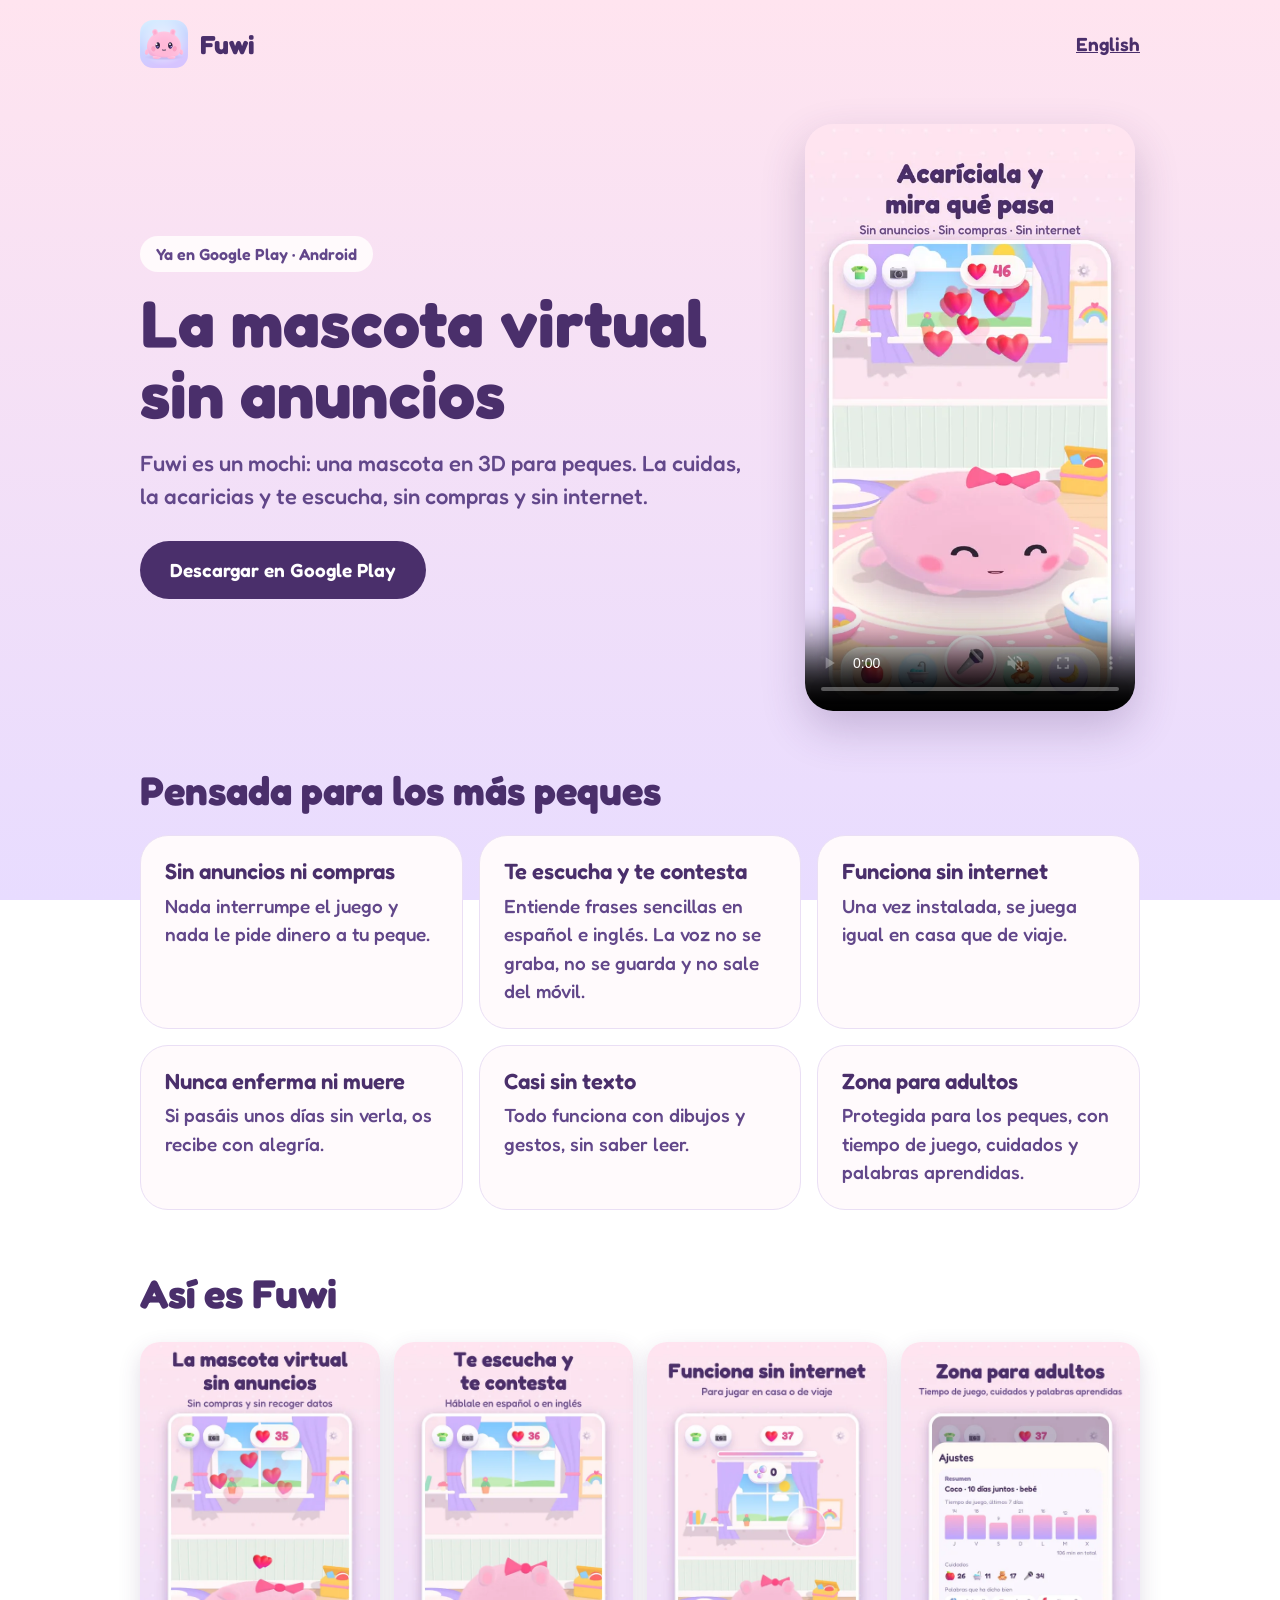
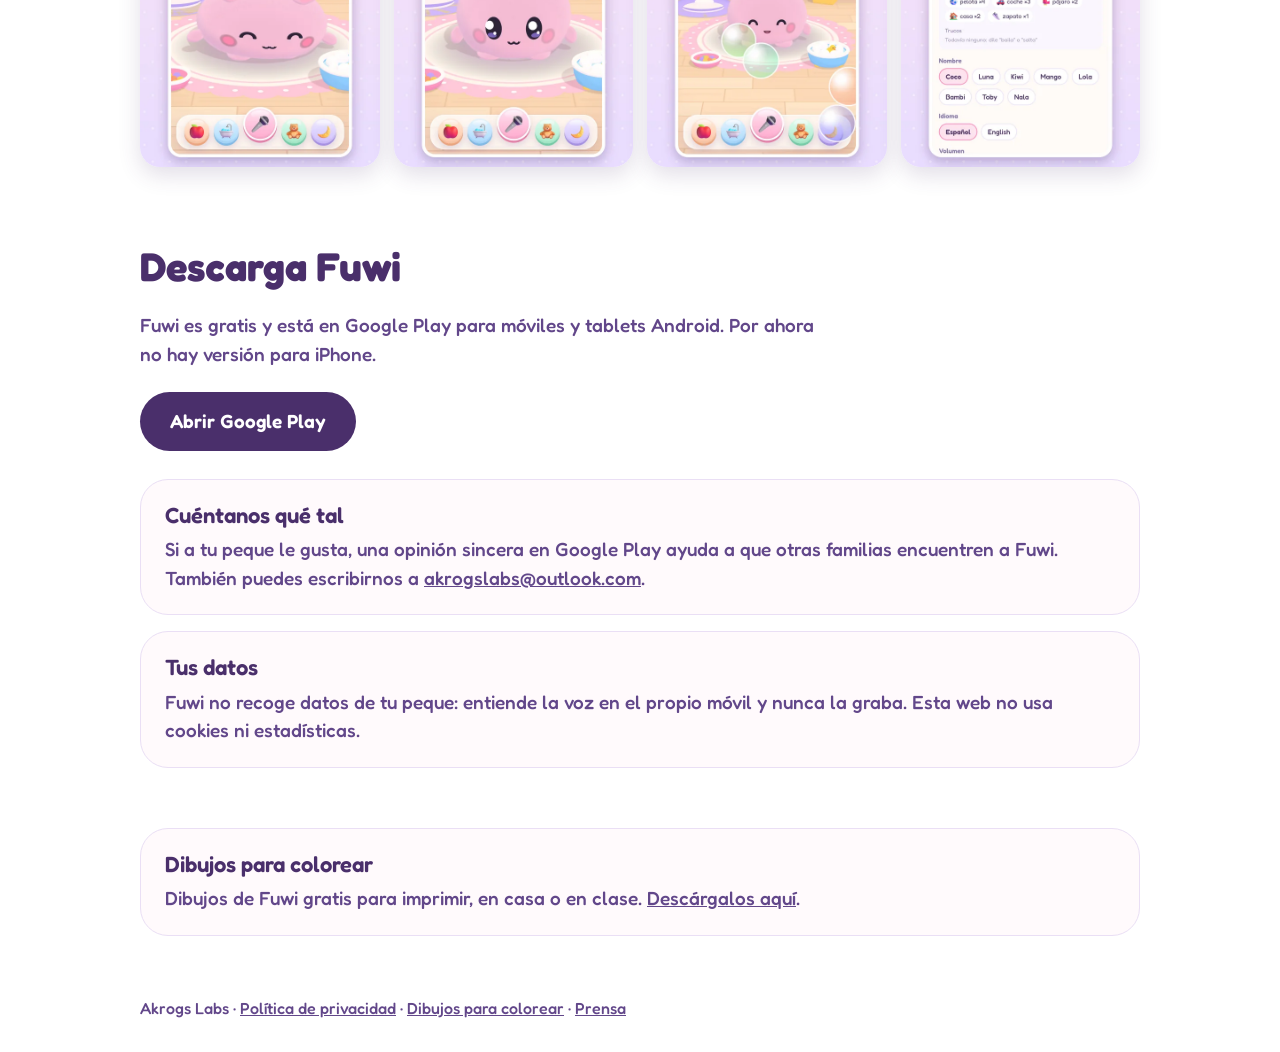
<file: index.html>
<!doctype html>
<html lang="es">
<head>
  <meta charset="utf-8">
  <meta name="viewport" content="width=device-width, initial-scale=1">
  <title>Fuwi: la mascota virtual sin anuncios</title>
  <meta name="description" content="Fuwi es un mochi, una mascota virtual en 3D para peques: la cuidas, la acaricias y te escucha. Sin anuncios, sin compras y sin internet. Gratis en Google Play para Android.">
  <meta name="theme-color" content="#ffe4ef">
  <link rel="icon" type="image/png" href="img/favicon.png">
  <link rel="alternate" hreflang="en" href="https://fuwiapp.com/en/">
  <link rel="alternate" hreflang="es" href="https://fuwiapp.com/">
  <meta property="og:type" content="website">
  <meta property="og:title" content="Fuwi: la mascota virtual sin anuncios">
  <meta property="og:description" content="La cuidas, la acaricias y te escucha. Gratis en Google Play para Android.">
  <meta property="og:url" content="https://fuwiapp.com/">
  <link rel="canonical" href="https://fuwiapp.com/">
  <meta property="og:image" content="https://fuwiapp.com/img/compartir-es.png">
  <link rel="stylesheet" href="style.css">
</head>
<body>
  <header class="wrap top">
    <a class="brand" href="./"><img src="img/icono.png" alt="" width="48" height="48">Fuwi</a>
    <a class="lang" href="en/" lang="en" hreflang="en">English</a>
  </header>

  <main>
    <div class="wrap hero">
      <div>
        <p class="tag">Ya en Google Play · Android</p>
        <h1>La mascota virtual sin anuncios</h1>
        <p class="lead">Fuwi es un mochi: una mascota en 3D para peques. La cuidas, la acaricias y te escucha, sin compras y sin internet.</p>
        <a class="button" href="https://play.google.com/store/apps/details?id=com.akrogslabs.mochi&amp;referrer=utm_source%3Dweb">Descargar en Google Play</a>
      </div>
      <video class="clip" src="video/mochi-es.mp4" poster="img/poster.webp" width="330" height="587" autoplay muted loop playsinline controls aria-label="Vídeo de Fuwi: al acariciarla cierra los ojos y salen corazones"></video>
    </div>

    <section class="wrap">
      <h2>Pensada para los más peques</h2>
      <ul class="cards">
        <li>
          <h3>Sin anuncios ni compras</h3>
          <p>Nada interrumpe el juego y nada le pide dinero a tu peque.</p>
        </li>
        <li>
          <h3>Te escucha y te contesta</h3>
          <p>Entiende frases sencillas en español e inglés. La voz no se graba, no se guarda y no sale del móvil.</p>
        </li>
        <li>
          <h3>Funciona sin internet</h3>
          <p>Una vez instalada, se juega igual en casa que de viaje.</p>
        </li>
        <li>
          <h3>Nunca enferma ni muere</h3>
          <p>Si pasáis unos días sin verla, os recibe con alegría.</p>
        </li>
        <li>
          <h3>Casi sin texto</h3>
          <p>Todo funciona con dibujos y gestos, sin saber leer.</p>
        </li>
        <li>
          <h3>Zona para adultos</h3>
          <p>Protegida para los peques, con tiempo de juego, cuidados y palabras aprendidas.</p>
        </li>
      </ul>
    </section>

    <section class="wrap">
      <h2>Así es Fuwi</h2>
      <div class="gallery">
        <img src="img/es-1.webp" alt="Fuwi con corazones al acariciarla" width="360" height="640">
        <img src="img/es-2.webp" alt="Fuwi escuchando con el micrófono activado" width="360" height="640">
        <img src="img/es-3.webp" alt="Fuwi jugando con burbujas" width="360" height="640">
        <img src="img/es-4.webp" alt="Resumen de juego en la zona para adultos" width="360" height="640">
      </div>
    </section>

    <section class="wrap" id="descargar">
      <h2>Descarga Fuwi</h2>
      <p class="intro">Fuwi es gratis y está en Google Play para móviles y tablets Android. Por ahora no hay versión para iPhone.</p>
      <p class="cta"><a class="button" href="https://play.google.com/store/apps/details?id=com.akrogslabs.mochi&amp;referrer=utm_source%3Dweb">Abrir Google Play</a></p>
      <div class="note">
        <h3>Cuéntanos qué tal</h3>
        <p>Si a tu peque le gusta, una opinión sincera en Google Play ayuda a que otras familias encuentren a Fuwi. También puedes escribirnos a <a href="mailto:akrogslabs@outlook.com">akrogslabs@outlook.com</a>.</p>
      </div>
      <div class="note">
        <h3>Tus datos</h3>
        <p>Fuwi no recoge datos de tu peque: entiende la voz en el propio móvil y nunca la graba. Esta web no usa cookies ni estadísticas.</p>
      </div>
    </section>

    <section class="wrap">
      <div class="note">
        <h3>Dibujos para colorear</h3>
        <p>Dibujos de Fuwi gratis para imprimir, en casa o en clase. <a href="colorear/">Descárgalos aquí</a>.</p>
      </div>
    </section>
  </main>

  <footer class="wrap">
    <p>Akrogs Labs · <a href="https://akrogs.github.io/mochi-privacidad/">Política de privacidad</a> · <a href="colorear/">Dibujos para colorear</a> · <a href="prensa/">Prensa</a></p>
  </footer>
</body>
</html>
</file>
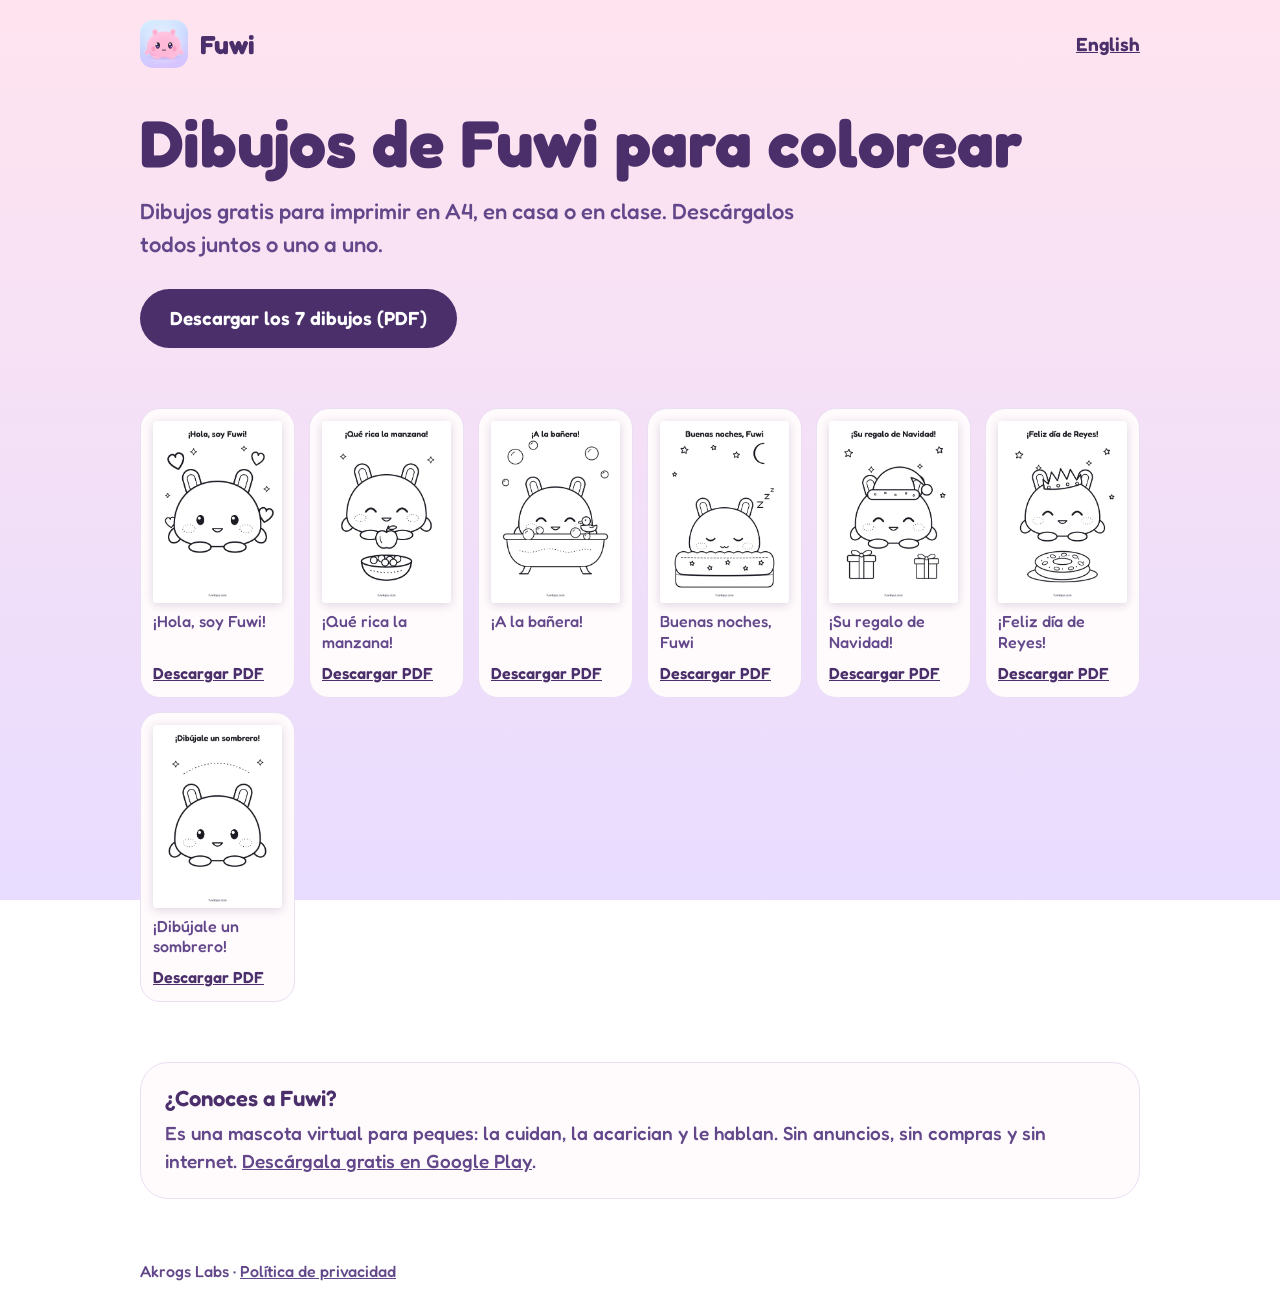
<file: colorear/index.html>
<!doctype html>
<html lang="es">
<head>
  <meta charset="utf-8">
  <meta name="viewport" content="width=device-width, initial-scale=1">
  <title>Dibujos de Fuwi para colorear</title>
  <meta name="description" content="Dibujos para colorear de Fuwi, la mascota virtual sin anuncios: gratis para imprimir en A4, en casa o en clase.">
  <meta name="theme-color" content="#ffe4ef">
  <link rel="icon" type="image/png" href="../img/favicon.png">
  <link rel="alternate" hreflang="es" href="https://fuwiapp.com/colorear/">
  <link rel="alternate" hreflang="en" href="https://fuwiapp.com/en/coloring/">
  <link rel="canonical" href="https://fuwiapp.com/colorear/">
  <meta property="og:type" content="website">
  <meta property="og:title" content="Dibujos de Fuwi para colorear">
  <meta property="og:image" content="https://fuwiapp.com/img/compartir-es.png">
  <link rel="stylesheet" href="../style.css">
</head>
<body>
  <header class="wrap top">
    <a class="brand" href="../"><img src="../img/icono.png" alt="" width="48" height="48">Fuwi</a>
    <a class="lang" href="../en/coloring/" lang="en" hreflang="en">English</a>
  </header>

  <main>
    <section class="wrap press-intro">
      <h1>Dibujos de Fuwi para colorear</h1>
      <p class="lead">Dibujos gratis para imprimir en A4, en casa o en clase. Descárgalos todos juntos o uno a uno.</p>
      <p class="cta"><a class="button" href="es/fuwi-para-colorear.pdf" download>Descargar los 7 dibujos (PDF)</a></p>
    </section>

    <section class="wrap">
      <ul class="kit">
        <li>
          <img class="sheet" src="min/hola-es.webp" alt="¡Hola, soy Fuwi!" loading="lazy">
          <span class="caption">¡Hola, soy Fuwi!</span>
          <a class="dl" href="es/fuwi-hola.pdf" download>Descargar PDF</a>
        </li>
        <li>
          <img class="sheet" src="min/comer-es.webp" alt="¡Qué rica la manzana!" loading="lazy">
          <span class="caption">¡Qué rica la manzana!</span>
          <a class="dl" href="es/fuwi-comer.pdf" download>Descargar PDF</a>
        </li>
        <li>
          <img class="sheet" src="min/bano-es.webp" alt="¡A la bañera!" loading="lazy">
          <span class="caption">¡A la bañera!</span>
          <a class="dl" href="es/fuwi-bano.pdf" download>Descargar PDF</a>
        </li>
        <li>
          <img class="sheet" src="min/dormir-es.webp" alt="Buenas noches, Fuwi" loading="lazy">
          <span class="caption">Buenas noches, Fuwi</span>
          <a class="dl" href="es/fuwi-dormir.pdf" download>Descargar PDF</a>
        </li>
        <li>
          <img class="sheet" src="min/navidad-es.webp" alt="¡Su regalo de Navidad!" loading="lazy">
          <span class="caption">¡Su regalo de Navidad!</span>
          <a class="dl" href="es/fuwi-navidad.pdf" download>Descargar PDF</a>
        </li>
        <li>
          <img class="sheet" src="min/reyes-es.webp" alt="¡Feliz día de Reyes!" loading="lazy">
          <span class="caption">¡Feliz día de Reyes!</span>
          <a class="dl" href="es/fuwi-reyes.pdf" download>Descargar PDF</a>
        </li>
        <li>
          <img class="sheet" src="min/sombrero-es.webp" alt="¡Dibújale un sombrero!" loading="lazy">
          <span class="caption">¡Dibújale un sombrero!</span>
          <a class="dl" href="es/fuwi-sombrero.pdf" download>Descargar PDF</a>
        </li>
      </ul>
    </section>

    <section class="wrap">
      <div class="note">
        <h3>¿Conoces a Fuwi?</h3>
        <p>Es una mascota virtual para peques: la cuidan, la acarician y le hablan. Sin anuncios, sin compras y sin internet. <a href="https://play.google.com/store/apps/details?id=com.akrogslabs.mochi&amp;referrer=utm_source%3Dweb%26utm_medium%3Dcolorear">Descárgala gratis en Google Play</a>.</p>
      </div>
    </section>
  </main>

  <footer class="wrap">
    <p>Akrogs Labs · <a href="https://akrogs.github.io/mochi-privacidad/">Política de privacidad</a></p>
  </footer>
</body>
</html>
</file>
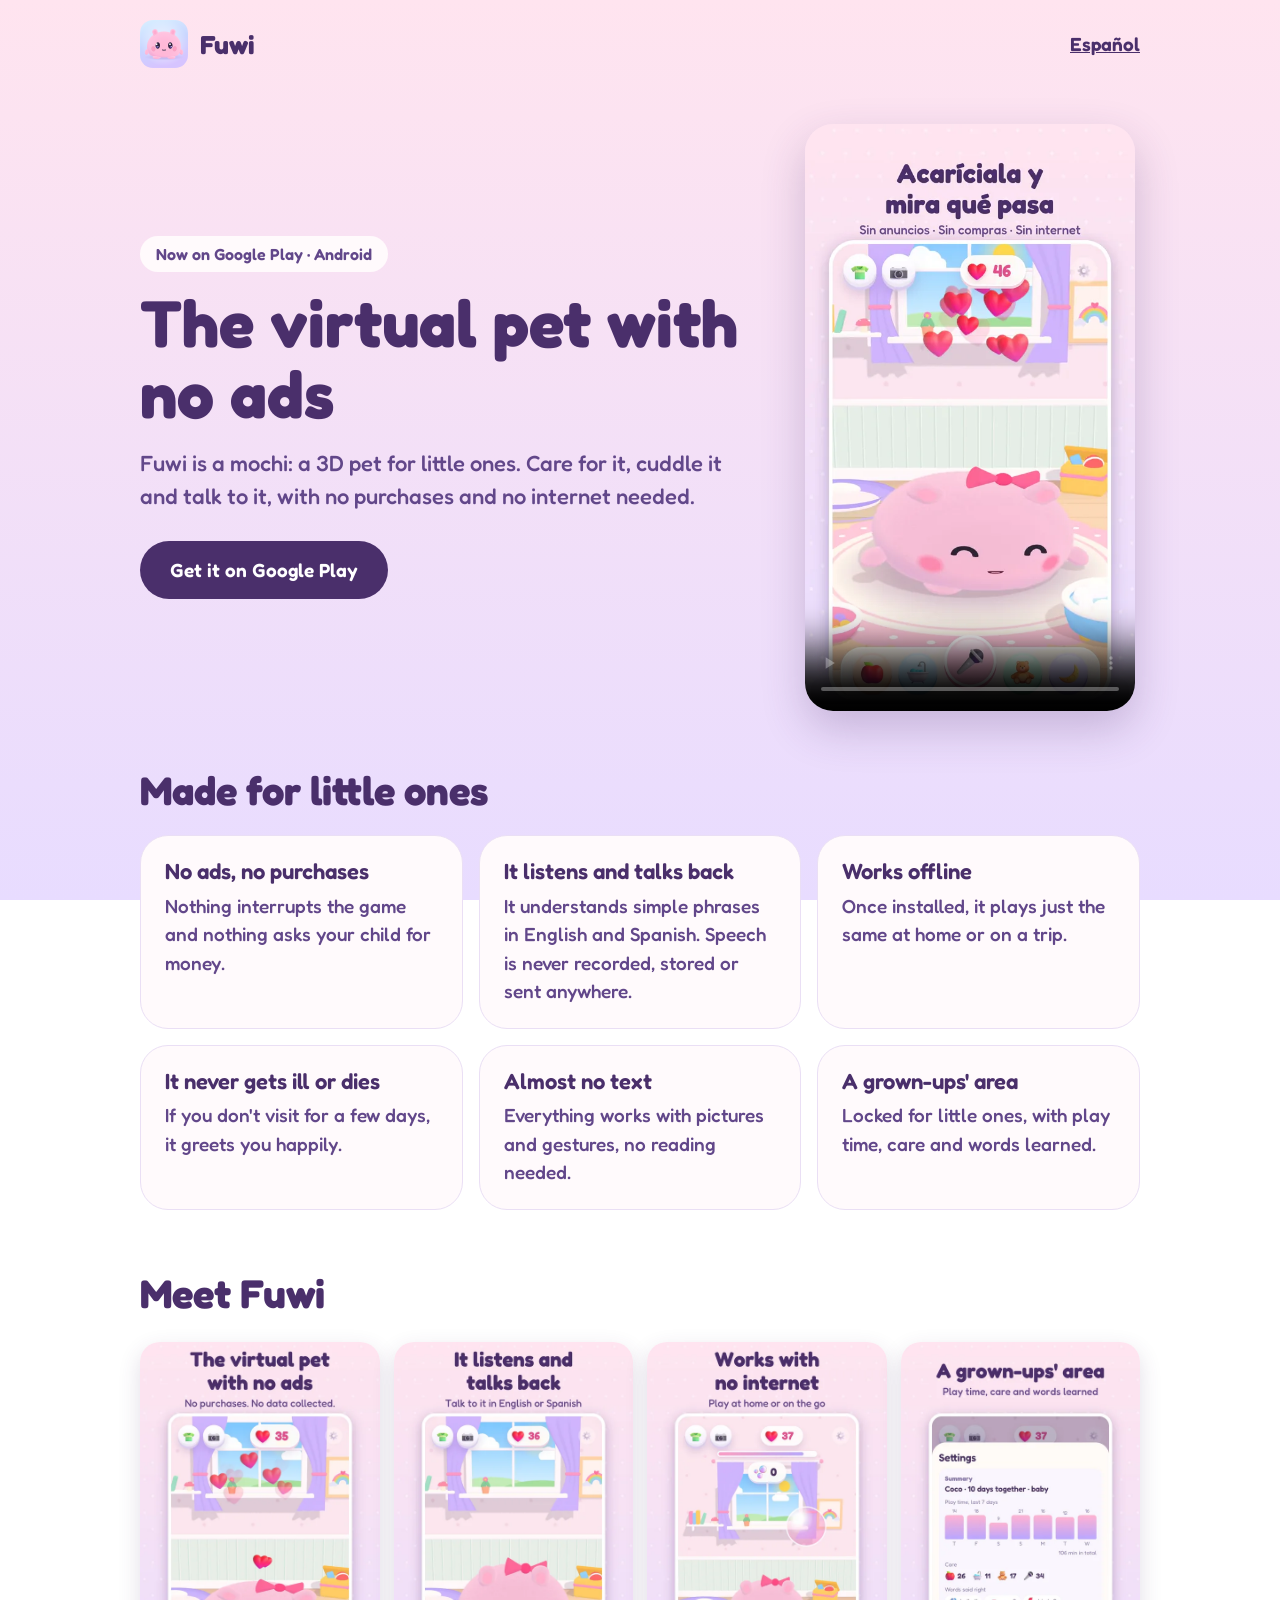
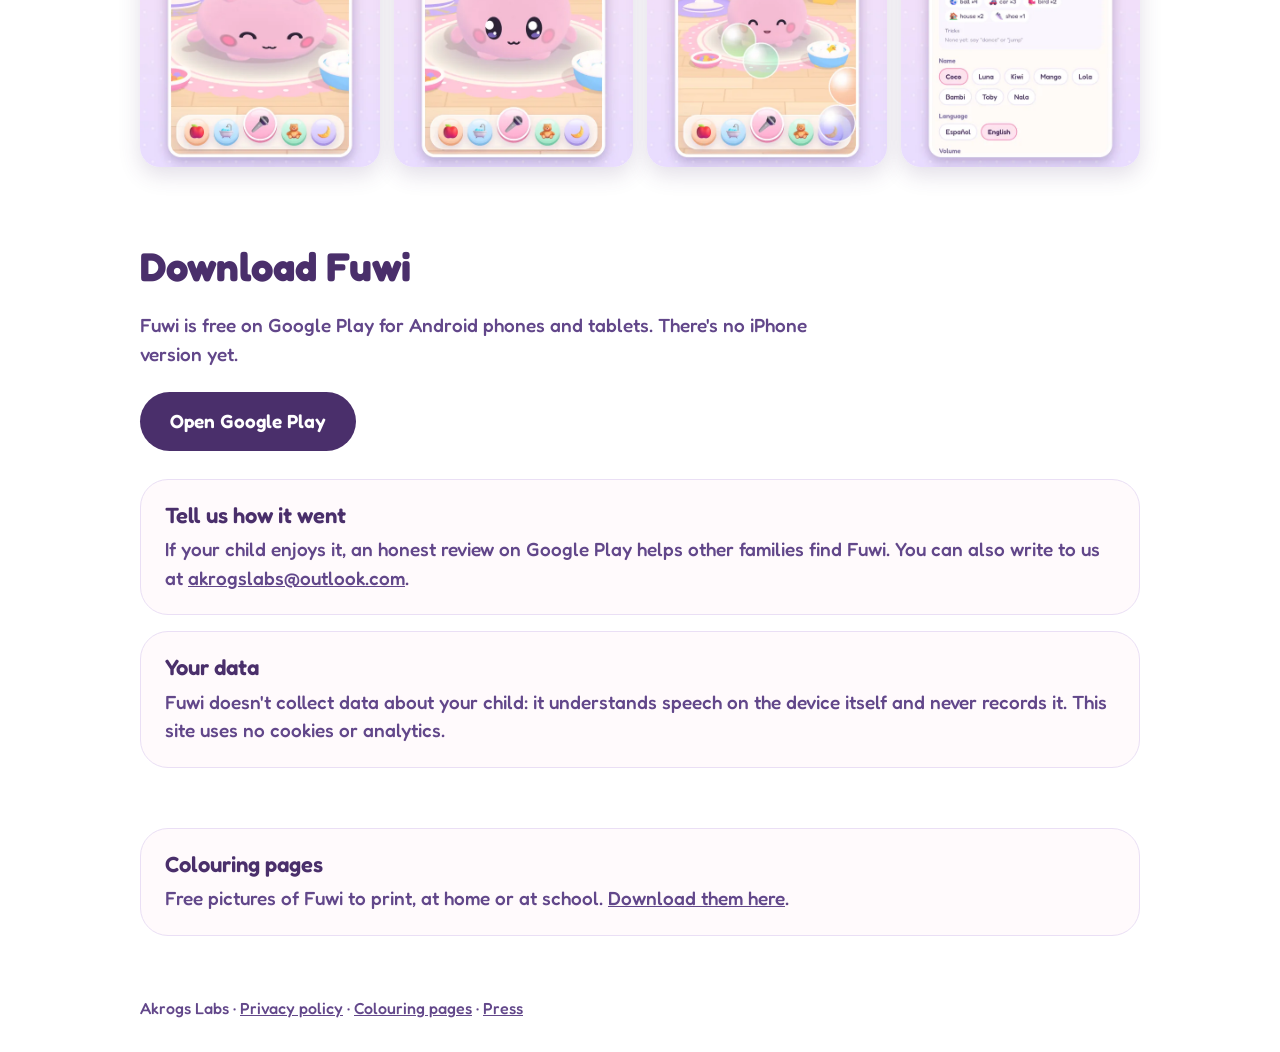
<file: en/index.html>
<!doctype html>
<html lang="en">
<head>
  <meta charset="utf-8">
  <meta name="viewport" content="width=device-width, initial-scale=1">
  <title>Fuwi: the virtual pet with no ads</title>
  <meta name="description" content="Fuwi is a mochi, a 3D virtual pet for little ones: care for it, cuddle it and talk to it. No ads, no purchases and no internet needed. Free on Google Play for Android.">
  <meta name="theme-color" content="#ffe4ef">
  <link rel="icon" type="image/png" href="../img/favicon.png">
  <link rel="alternate" hreflang="es" href="https://fuwiapp.com/">
  <link rel="alternate" hreflang="en" href="https://fuwiapp.com/en/">
  <meta property="og:type" content="website">
  <meta property="og:title" content="Fuwi: the virtual pet with no ads">
  <meta property="og:description" content="Care for it, cuddle it and talk to it. Free on Google Play for Android.">
  <meta property="og:url" content="https://fuwiapp.com/en/">
  <link rel="canonical" href="https://fuwiapp.com/en/">
  <meta property="og:image" content="https://fuwiapp.com/img/compartir-en.png">
  <link rel="stylesheet" href="../style.css">
</head>
<body>
  <header class="wrap top">
    <a class="brand" href="./"><img src="../img/icono.png" alt="" width="48" height="48">Fuwi</a>
    <a class="lang" href="../" lang="es" hreflang="es">Español</a>
  </header>

  <main>
    <div class="wrap hero">
      <div>
        <p class="tag">Now on Google Play · Android</p>
        <h1>The virtual pet with no ads</h1>
        <p class="lead">Fuwi is a mochi: a 3D pet for little ones. Care for it, cuddle it and talk to it, with no purchases and no internet needed.</p>
        <a class="button" href="https://play.google.com/store/apps/details?id=com.akrogslabs.mochi&amp;referrer=utm_source%3Dweb">Get it on Google Play</a>
      </div>
      <video class="clip" src="../video/mochi-en.mp4" poster="../img/poster.webp" width="330" height="587" autoplay muted loop playsinline controls aria-label="Video of Fuwi: when stroked it closes its eyes and hearts appear"></video>
    </div>

    <section class="wrap">
      <h2>Made for little ones</h2>
      <ul class="cards">
        <li>
          <h3>No ads, no purchases</h3>
          <p>Nothing interrupts the game and nothing asks your child for money.</p>
        </li>
        <li>
          <h3>It listens and talks back</h3>
          <p>It understands simple phrases in English and Spanish. Speech is never recorded, stored or sent anywhere.</p>
        </li>
        <li>
          <h3>Works offline</h3>
          <p>Once installed, it plays just the same at home or on a trip.</p>
        </li>
        <li>
          <h3>It never gets ill or dies</h3>
          <p>If you don't visit for a few days, it greets you happily.</p>
        </li>
        <li>
          <h3>Almost no text</h3>
          <p>Everything works with pictures and gestures, no reading needed.</p>
        </li>
        <li>
          <h3>A grown-ups' area</h3>
          <p>Locked for little ones, with play time, care and words learned.</p>
        </li>
      </ul>
    </section>

    <section class="wrap">
      <h2>Meet Fuwi</h2>
      <div class="gallery">
        <img src="../img/en-1.webp" alt="Fuwi with hearts as it is stroked" width="360" height="640">
        <img src="../img/en-2.webp" alt="Fuwi listening with the microphone on" width="360" height="640">
        <img src="../img/en-3.webp" alt="Fuwi playing with bubbles" width="360" height="640">
        <img src="../img/en-4.webp" alt="Play summary in the grown-ups' area" width="360" height="640">
      </div>
    </section>

    <section class="wrap" id="download">
      <h2>Download Fuwi</h2>
      <p class="intro">Fuwi is free on Google Play for Android phones and tablets. There's no iPhone version yet.</p>
      <p class="cta"><a class="button" href="https://play.google.com/store/apps/details?id=com.akrogslabs.mochi&amp;referrer=utm_source%3Dweb">Open Google Play</a></p>
      <div class="note">
        <h3>Tell us how it went</h3>
        <p>If your child enjoys it, an honest review on Google Play helps other families find Fuwi. You can also write to us at <a href="mailto:akrogslabs@outlook.com">akrogslabs@outlook.com</a>.</p>
      </div>
      <div class="note">
        <h3>Your data</h3>
        <p>Fuwi doesn't collect data about your child: it understands speech on the device itself and never records it. This site uses no cookies or analytics.</p>
      </div>
    </section>

    <section class="wrap">
      <div class="note">
        <h3>Colouring pages</h3>
        <p>Free pictures of Fuwi to print, at home or at school. <a href="coloring/">Download them here</a>.</p>
      </div>
    </section>
  </main>

  <footer class="wrap">
    <p>Akrogs Labs · <a href="https://akrogs.github.io/mochi-privacidad/">Privacy policy</a> · <a href="coloring/">Colouring pages</a> · <a href="press/">Press</a></p>
  </footer>
</body>
</html>
</file>
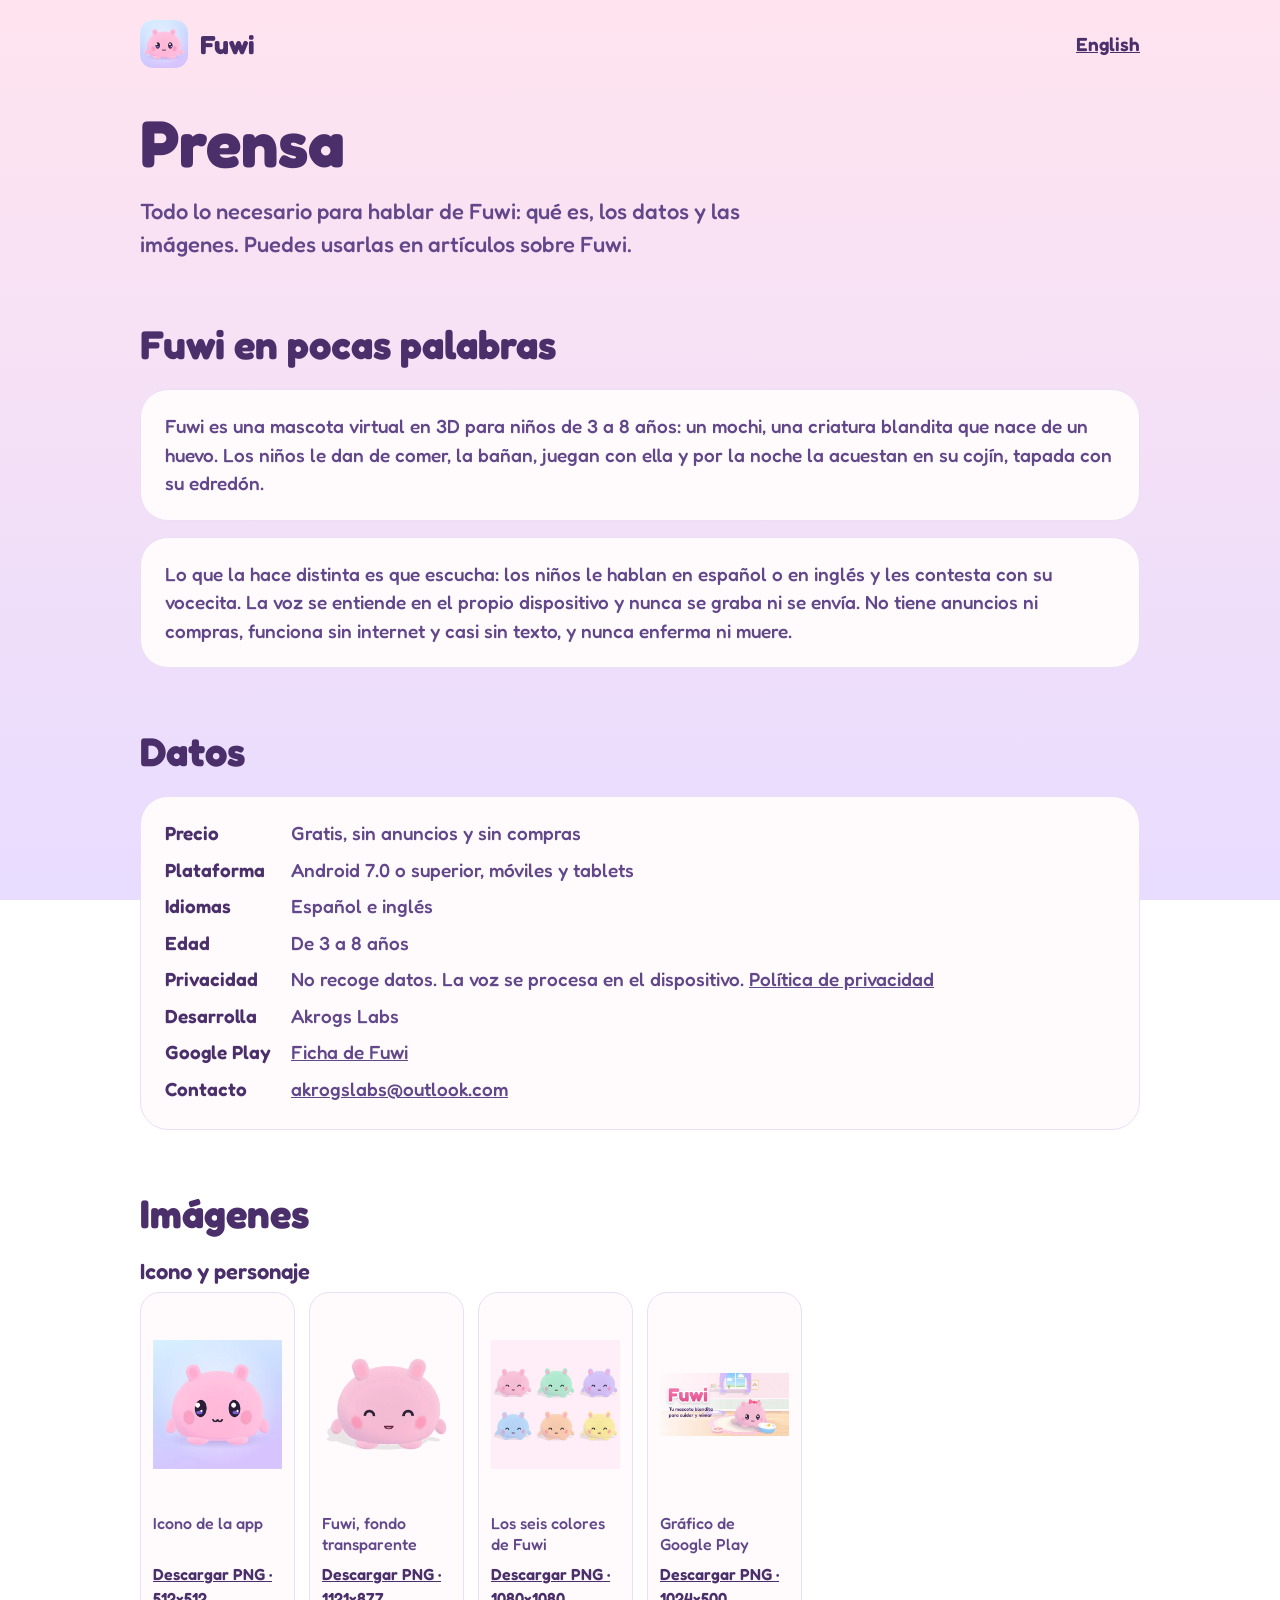
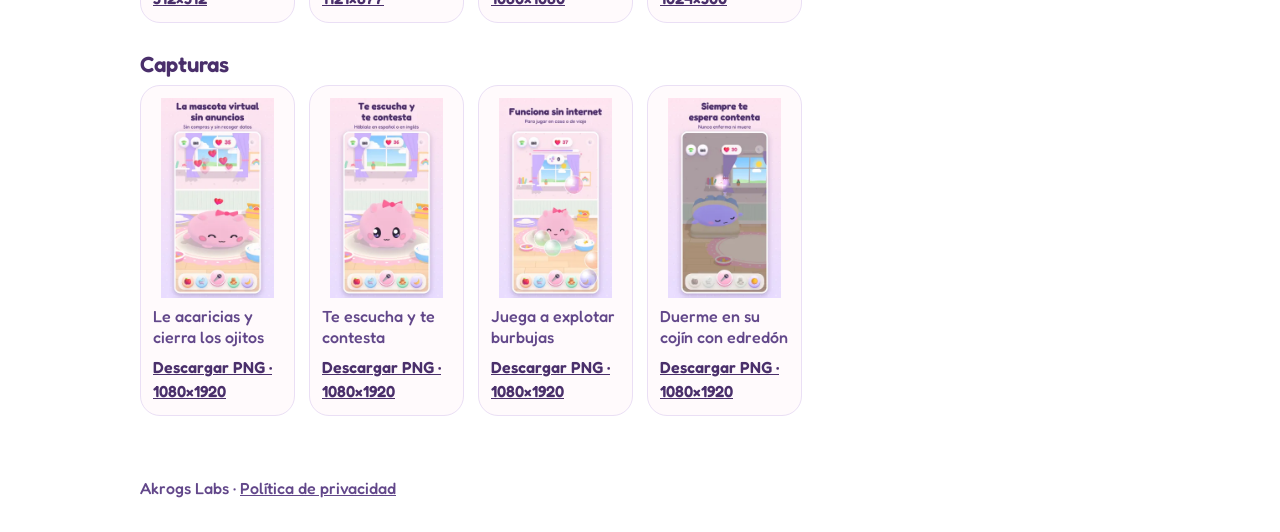
<file: prensa/index.html>
<!doctype html>
<html lang="es">
<head>
  <meta charset="utf-8">
  <meta name="viewport" content="width=device-width, initial-scale=1">
  <title>Fuwi: prensa</title>
  <meta name="description" content="Información e imágenes de Fuwi, la mascota virtual sin anuncios, para medios.">
  <meta name="theme-color" content="#ffe4ef">
  <link rel="icon" type="image/png" href="../img/favicon.png">
  <link rel="alternate" hreflang="es" href="https://fuwiapp.com/prensa/">
  <link rel="alternate" hreflang="en" href="https://fuwiapp.com/en/press/">
  <link rel="canonical" href="https://fuwiapp.com/prensa/">
  <link rel="stylesheet" href="../style.css">
</head>
<body>
  <header class="wrap top">
    <a class="brand" href="../"><img src="../img/icono.png" alt="" width="48" height="48">Fuwi</a>
    <a class="lang" href="../en/press/" lang="en" hreflang="en">English</a>
  </header>

  <main>
    <section class="wrap press-intro">
      <h1>Prensa</h1>
      <p class="lead">Todo lo necesario para hablar de Fuwi: qué es, los datos y las imágenes. Puedes usarlas en artículos sobre Fuwi.</p>
    </section>

    <section class="wrap">
      <h2>Fuwi en pocas palabras</h2>
      <div class="note">
        <p>Fuwi es una mascota virtual en 3D para niños de 3 a 8 años: un mochi, una criatura blandita que nace de un huevo. Los niños le dan de comer, la bañan, juegan con ella y por la noche la acuestan en su cojín, tapada con su edredón.</p>
      </div>
      <div class="note">
        <p>Lo que la hace distinta es que escucha: los niños le hablan en español o en inglés y les contesta con su vocecita. La voz se entiende en el propio dispositivo y nunca se graba ni se envía. No tiene anuncios ni compras, funciona sin internet y casi sin texto, y nunca enferma ni muere.</p>
      </div>
    </section>

    <section class="wrap">
      <h2>Datos</h2>
      <dl class="facts">
        <dt>Precio</dt><dd>Gratis, sin anuncios y sin compras</dd>
        <dt>Plataforma</dt><dd>Android 7.0 o superior, móviles y tablets</dd>
        <dt>Idiomas</dt><dd>Español e inglés</dd>
        <dt>Edad</dt><dd>De 3 a 8 años</dd>
        <dt>Privacidad</dt><dd>No recoge datos. La voz se procesa en el dispositivo. <a href="https://akrogs.github.io/mochi-privacidad/#es">Política de privacidad</a></dd>
        <dt>Desarrolla</dt><dd>Akrogs Labs</dd>
        <dt>Google Play</dt><dd><a href="https://play.google.com/store/apps/details?id=com.akrogslabs.mochi&amp;referrer=utm_source%3Dprensa%26utm_medium%3Dweb">Ficha de Fuwi</a></dd>
        <dt>Contacto</dt><dd><a href="mailto:akrogslabs@outlook.com">akrogslabs@outlook.com</a></dd>
      </dl>
    </section>

    <section class="wrap">
      <h2>Imágenes</h2>
      <h3>Icono y personaje</h3>
      <ul class="kit">
        <li>
          <img src="img/min/fuwi-icono.webp" alt="Icono de la app" loading="lazy">
          <span class="caption">Icono de la app</span>
          <a class="dl" href="img/fuwi-icono.png" download>Descargar PNG · 512×512</a>
        </li>
        <li>
          <img src="img/min/fuwi-rosa.webp" alt="Fuwi, fondo transparente" loading="lazy">
          <span class="caption">Fuwi, fondo transparente</span>
          <a class="dl" href="img/fuwi-rosa.png" download>Descargar PNG · 1121×877</a>
        </li>
        <li>
          <img src="img/min/fuwi-seis-colores.webp" alt="Los seis colores de Fuwi" loading="lazy">
          <span class="caption">Los seis colores de Fuwi</span>
          <a class="dl" href="img/fuwi-seis-colores.png" download>Descargar PNG · 1080×1080</a>
        </li>
        <li>
          <img src="img/min/grafico-es.webp" alt="Gráfico de Google Play" loading="lazy">
          <span class="caption">Gráfico de Google Play</span>
          <a class="dl" href="img/grafico-es.png" download>Descargar PNG · 1024×500</a>
        </li>
      </ul>
      <h3>Capturas</h3>
      <ul class="kit">
        <li>
          <img src="img/min/captura-1-caricias-es.webp" alt="Le acaricias y cierra los ojitos" loading="lazy">
          <span class="caption">Le acaricias y cierra los ojitos</span>
          <a class="dl" href="img/captura-1-caricias-es.png" download>Descargar PNG · 1080×1920</a>
        </li>
        <li>
          <img src="img/min/captura-2-micro-es.webp" alt="Te escucha y te contesta" loading="lazy">
          <span class="caption">Te escucha y te contesta</span>
          <a class="dl" href="img/captura-2-micro-es.png" download>Descargar PNG · 1080×1920</a>
        </li>
        <li>
          <img src="img/min/captura-3-burbujas-es.webp" alt="Juega a explotar burbujas" loading="lazy">
          <span class="caption">Juega a explotar burbujas</span>
          <a class="dl" href="img/captura-3-burbujas-es.png" download>Descargar PNG · 1080×1920</a>
        </li>
        <li>
          <img src="img/min/captura-7-dormir-es.webp" alt="Duerme en su cojín con edredón" loading="lazy">
          <span class="caption">Duerme en su cojín con edredón</span>
          <a class="dl" href="img/captura-7-dormir-es.png" download>Descargar PNG · 1080×1920</a>
        </li>
      </ul>
    </section>
  </main>

  <footer class="wrap">
    <p>Akrogs Labs · <a href="https://akrogs.github.io/mochi-privacidad/">Política de privacidad</a></p>
  </footer>
</body>
</html>
</file>
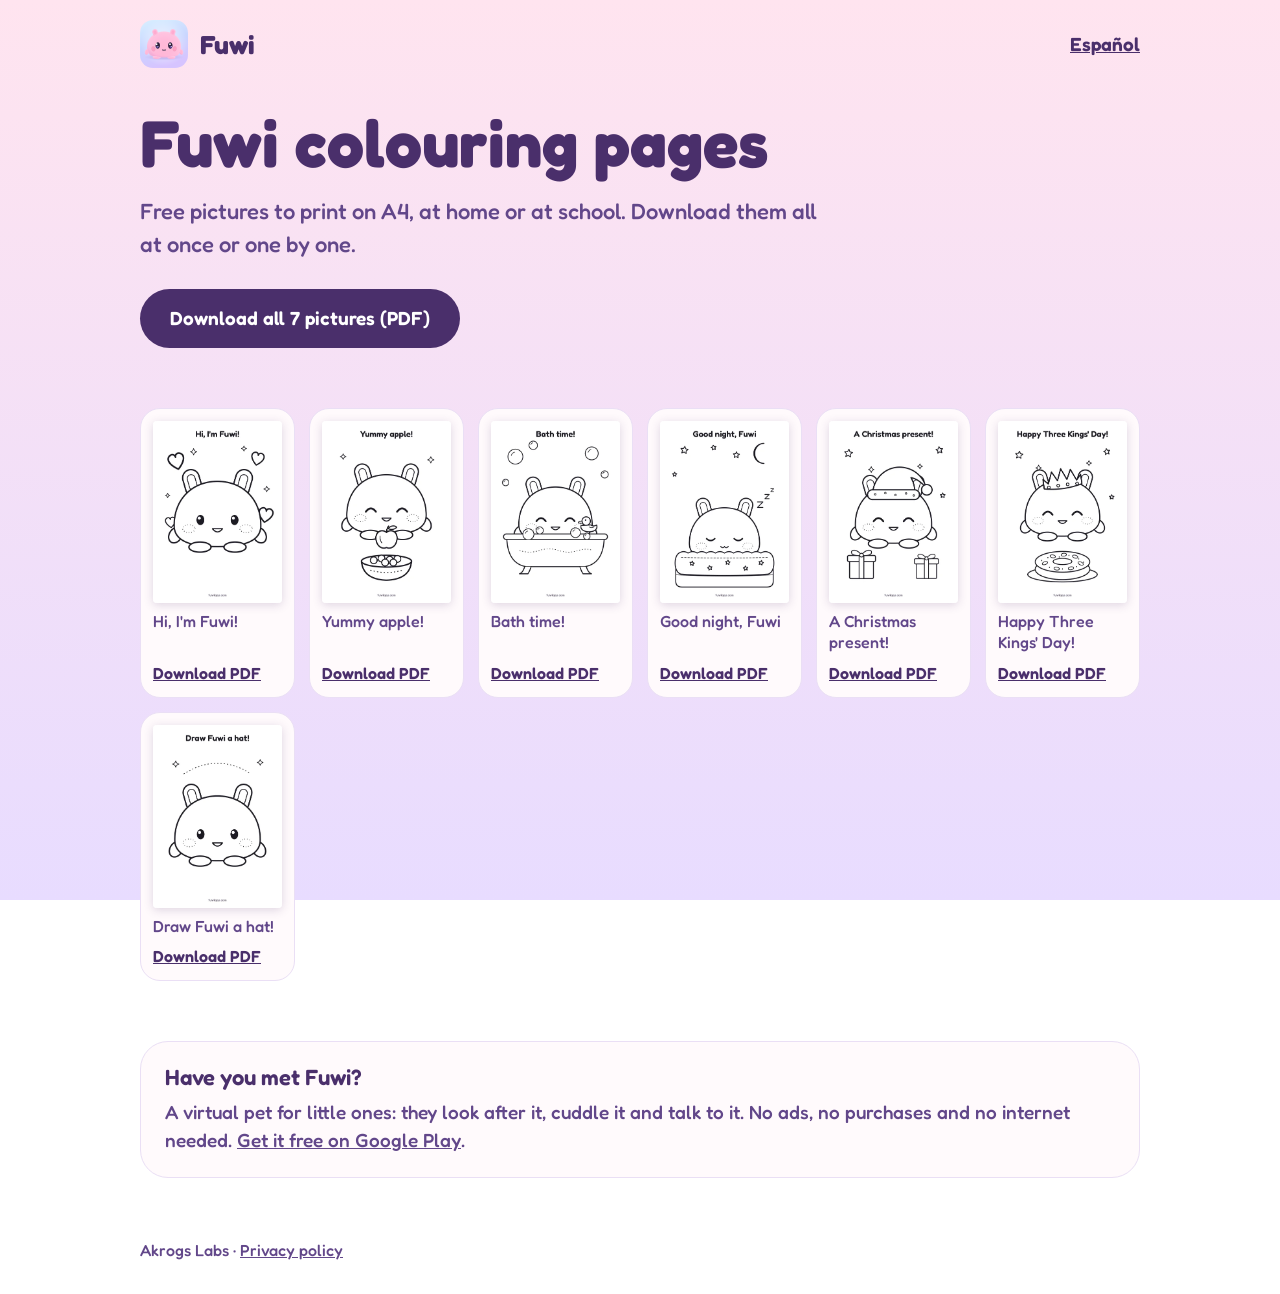
<file: en/coloring/index.html>
<!doctype html>
<html lang="en">
<head>
  <meta charset="utf-8">
  <meta name="viewport" content="width=device-width, initial-scale=1">
  <title>Fuwi colouring pages</title>
  <meta name="description" content="Colouring pages of Fuwi, the virtual pet with no ads: free to print on A4, at home or at school.">
  <meta name="theme-color" content="#ffe4ef">
  <link rel="icon" type="image/png" href="../../img/favicon.png">
  <link rel="alternate" hreflang="es" href="https://fuwiapp.com/colorear/">
  <link rel="alternate" hreflang="en" href="https://fuwiapp.com/en/coloring/">
  <link rel="canonical" href="https://fuwiapp.com/en/coloring/">
  <meta property="og:type" content="website">
  <meta property="og:title" content="Fuwi colouring pages">
  <meta property="og:image" content="https://fuwiapp.com/img/compartir-en.png">
  <link rel="stylesheet" href="../../style.css">
</head>
<body>
  <header class="wrap top">
    <a class="brand" href="../"><img src="../../img/icono.png" alt="" width="48" height="48">Fuwi</a>
    <a class="lang" href="../../colorear/" lang="es" hreflang="es">Español</a>
  </header>

  <main>
    <section class="wrap press-intro">
      <h1>Fuwi colouring pages</h1>
      <p class="lead">Free pictures to print on A4, at home or at school. Download them all at once or one by one.</p>
      <p class="cta"><a class="button" href="../../colorear/en/fuwi-colouring-pages.pdf" download>Download all 7 pictures (PDF)</a></p>
    </section>

    <section class="wrap">
      <ul class="kit">
        <li>
          <img class="sheet" src="../../colorear/min/hola-en.webp" alt="Hi, I'm Fuwi!" loading="lazy">
          <span class="caption">Hi, I'm Fuwi!</span>
          <a class="dl" href="../../colorear/en/fuwi-hola.pdf" download>Download PDF</a>
        </li>
        <li>
          <img class="sheet" src="../../colorear/min/comer-en.webp" alt="Yummy apple!" loading="lazy">
          <span class="caption">Yummy apple!</span>
          <a class="dl" href="../../colorear/en/fuwi-comer.pdf" download>Download PDF</a>
        </li>
        <li>
          <img class="sheet" src="../../colorear/min/bano-en.webp" alt="Bath time!" loading="lazy">
          <span class="caption">Bath time!</span>
          <a class="dl" href="../../colorear/en/fuwi-bano.pdf" download>Download PDF</a>
        </li>
        <li>
          <img class="sheet" src="../../colorear/min/dormir-en.webp" alt="Good night, Fuwi" loading="lazy">
          <span class="caption">Good night, Fuwi</span>
          <a class="dl" href="../../colorear/en/fuwi-dormir.pdf" download>Download PDF</a>
        </li>
        <li>
          <img class="sheet" src="../../colorear/min/navidad-en.webp" alt="A Christmas present!" loading="lazy">
          <span class="caption">A Christmas present!</span>
          <a class="dl" href="../../colorear/en/fuwi-navidad.pdf" download>Download PDF</a>
        </li>
        <li>
          <img class="sheet" src="../../colorear/min/reyes-en.webp" alt="Happy Three Kings' Day!" loading="lazy">
          <span class="caption">Happy Three Kings' Day!</span>
          <a class="dl" href="../../colorear/en/fuwi-reyes.pdf" download>Download PDF</a>
        </li>
        <li>
          <img class="sheet" src="../../colorear/min/sombrero-en.webp" alt="Draw Fuwi a hat!" loading="lazy">
          <span class="caption">Draw Fuwi a hat!</span>
          <a class="dl" href="../../colorear/en/fuwi-sombrero.pdf" download>Download PDF</a>
        </li>
      </ul>
    </section>

    <section class="wrap">
      <div class="note">
        <h3>Have you met Fuwi?</h3>
        <p>A virtual pet for little ones: they look after it, cuddle it and talk to it. No ads, no purchases and no internet needed. <a href="https://play.google.com/store/apps/details?id=com.akrogslabs.mochi&amp;referrer=utm_source%3Dweb%26utm_medium%3Dcolorear">Get it free on Google Play</a>.</p>
      </div>
    </section>
  </main>

  <footer class="wrap">
    <p>Akrogs Labs · <a href="https://akrogs.github.io/mochi-privacidad/">Privacy policy</a></p>
  </footer>
</body>
</html>
</file>
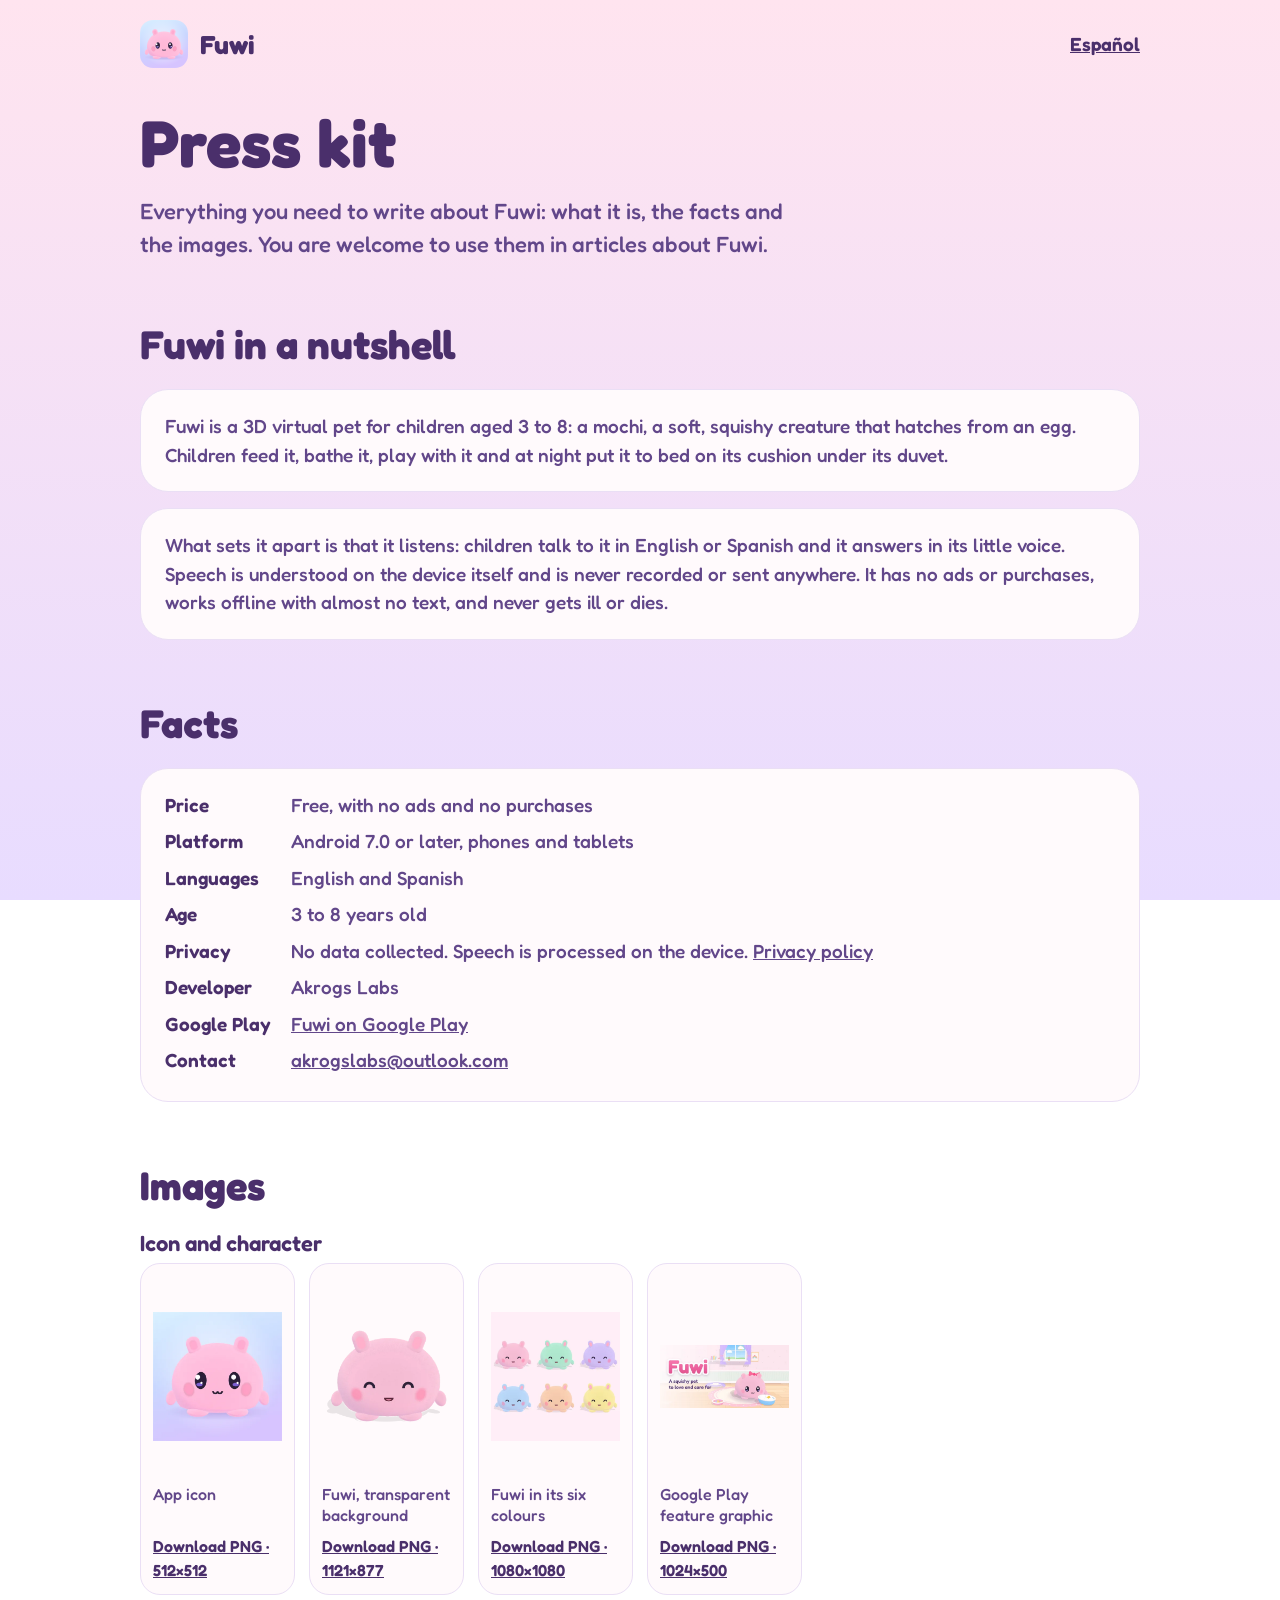
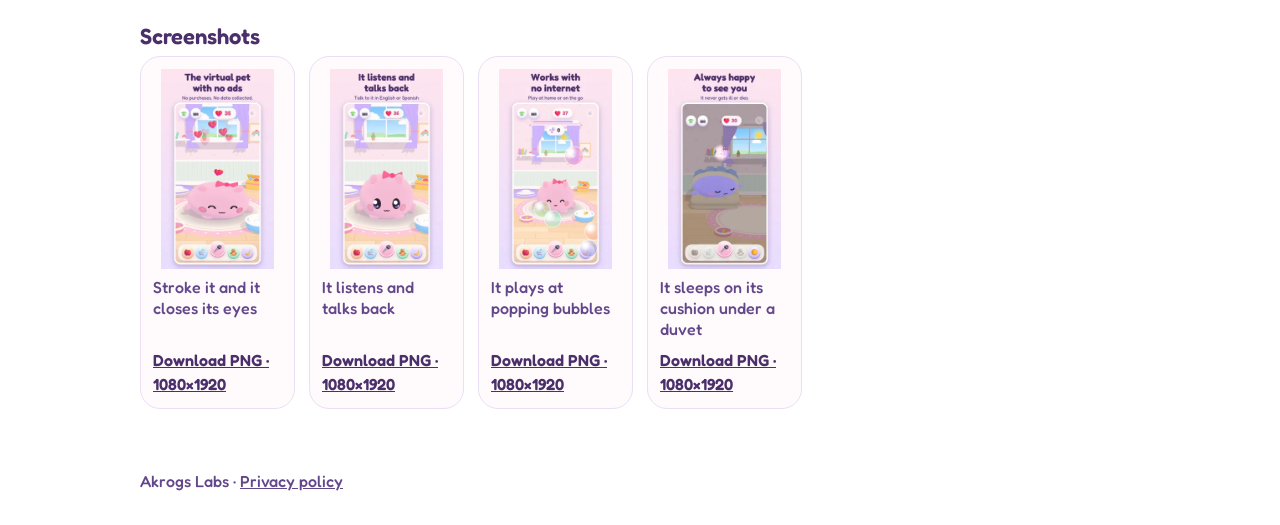
<file: en/press/index.html>
<!doctype html>
<html lang="en">
<head>
  <meta charset="utf-8">
  <meta name="viewport" content="width=device-width, initial-scale=1">
  <title>Fuwi: press kit</title>
  <meta name="description" content="Information and images about Fuwi, the virtual pet with no ads, for the press.">
  <meta name="theme-color" content="#ffe4ef">
  <link rel="icon" type="image/png" href="../../img/favicon.png">
  <link rel="alternate" hreflang="es" href="https://fuwiapp.com/prensa/">
  <link rel="alternate" hreflang="en" href="https://fuwiapp.com/en/press/">
  <link rel="canonical" href="https://fuwiapp.com/en/press/">
  <link rel="stylesheet" href="../../style.css">
</head>
<body>
  <header class="wrap top">
    <a class="brand" href="../"><img src="../../img/icono.png" alt="" width="48" height="48">Fuwi</a>
    <a class="lang" href="../../prensa/" lang="es" hreflang="es">Español</a>
  </header>

  <main>
    <section class="wrap press-intro">
      <h1>Press kit</h1>
      <p class="lead">Everything you need to write about Fuwi: what it is, the facts and the images. You are welcome to use them in articles about Fuwi.</p>
    </section>

    <section class="wrap">
      <h2>Fuwi in a nutshell</h2>
      <div class="note">
        <p>Fuwi is a 3D virtual pet for children aged 3 to 8: a mochi, a soft, squishy creature that hatches from an egg. Children feed it, bathe it, play with it and at night put it to bed on its cushion under its duvet.</p>
      </div>
      <div class="note">
        <p>What sets it apart is that it listens: children talk to it in English or Spanish and it answers in its little voice. Speech is understood on the device itself and is never recorded or sent anywhere. It has no ads or purchases, works offline with almost no text, and never gets ill or dies.</p>
      </div>
    </section>

    <section class="wrap">
      <h2>Facts</h2>
      <dl class="facts">
        <dt>Price</dt><dd>Free, with no ads and no purchases</dd>
        <dt>Platform</dt><dd>Android 7.0 or later, phones and tablets</dd>
        <dt>Languages</dt><dd>English and Spanish</dd>
        <dt>Age</dt><dd>3 to 8 years old</dd>
        <dt>Privacy</dt><dd>No data collected. Speech is processed on the device. <a href="https://akrogs.github.io/mochi-privacidad/#en">Privacy policy</a></dd>
        <dt>Developer</dt><dd>Akrogs Labs</dd>
        <dt>Google Play</dt><dd><a href="https://play.google.com/store/apps/details?id=com.akrogslabs.mochi&amp;referrer=utm_source%3Dprensa%26utm_medium%3Dweb">Fuwi on Google Play</a></dd>
        <dt>Contact</dt><dd><a href="mailto:akrogslabs@outlook.com">akrogslabs@outlook.com</a></dd>
      </dl>
    </section>

    <section class="wrap">
      <h2>Images</h2>
      <h3>Icon and character</h3>
      <ul class="kit">
        <li>
          <img src="../../prensa/img/min/fuwi-icono.webp" alt="App icon" loading="lazy">
          <span class="caption">App icon</span>
          <a class="dl" href="../../prensa/img/fuwi-icono.png" download>Download PNG · 512×512</a>
        </li>
        <li>
          <img src="../../prensa/img/min/fuwi-rosa.webp" alt="Fuwi, transparent background" loading="lazy">
          <span class="caption">Fuwi, transparent background</span>
          <a class="dl" href="../../prensa/img/fuwi-rosa.png" download>Download PNG · 1121×877</a>
        </li>
        <li>
          <img src="../../prensa/img/min/fuwi-seis-colores.webp" alt="Fuwi in its six colours" loading="lazy">
          <span class="caption">Fuwi in its six colours</span>
          <a class="dl" href="../../prensa/img/fuwi-seis-colores.png" download>Download PNG · 1080×1080</a>
        </li>
        <li>
          <img src="../../prensa/img/min/grafico-en.webp" alt="Google Play feature graphic" loading="lazy">
          <span class="caption">Google Play feature graphic</span>
          <a class="dl" href="../../prensa/img/grafico-en.png" download>Download PNG · 1024×500</a>
        </li>
      </ul>
      <h3>Screenshots</h3>
      <ul class="kit">
        <li>
          <img src="../../prensa/img/min/captura-1-caricias-en.webp" alt="Stroke it and it closes its eyes" loading="lazy">
          <span class="caption">Stroke it and it closes its eyes</span>
          <a class="dl" href="../../prensa/img/captura-1-caricias-en.png" download>Download PNG · 1080×1920</a>
        </li>
        <li>
          <img src="../../prensa/img/min/captura-2-micro-en.webp" alt="It listens and talks back" loading="lazy">
          <span class="caption">It listens and talks back</span>
          <a class="dl" href="../../prensa/img/captura-2-micro-en.png" download>Download PNG · 1080×1920</a>
        </li>
        <li>
          <img src="../../prensa/img/min/captura-3-burbujas-en.webp" alt="It plays at popping bubbles" loading="lazy">
          <span class="caption">It plays at popping bubbles</span>
          <a class="dl" href="../../prensa/img/captura-3-burbujas-en.png" download>Download PNG · 1080×1920</a>
        </li>
        <li>
          <img src="../../prensa/img/min/captura-7-dormir-en.webp" alt="It sleeps on its cushion under a duvet" loading="lazy">
          <span class="caption">It sleeps on its cushion under a duvet</span>
          <a class="dl" href="../../prensa/img/captura-7-dormir-en.png" download>Download PNG · 1080×1920</a>
        </li>
      </ul>
    </section>
  </main>

  <footer class="wrap">
    <p>Akrogs Labs · <a href="https://akrogs.github.io/mochi-privacidad/">Privacy policy</a></p>
  </footer>
</body>
</html>
</file>
<file: style.css>
@font-face {
  font-family: 'Fredoka';
  src: url('fonts/fredoka-latin-500-normal.woff2') format('woff2');
  font-weight: 500;
  font-display: swap;
}

@font-face {
  font-family: 'Fredoka';
  src: url('fonts/fredoka-latin-600-normal.woff2') format('woff2');
  font-weight: 600;
  font-display: swap;
}

@font-face {
  font-family: 'Fredoka';
  src: url('fonts/fredoka-latin-700-normal.woff2') format('woff2');
  font-weight: 700;
  font-display: swap;
}

:root {
  --ink: #4a2f6b;
  --ink-soft: #62478a;
  --rose: #ffe4ef;
  --lilac: #e8dcff;
  --card: #fffafc;
  --line: #eadff5;
  --pink: #e8407f;
  --radius: 28px;
}

*,
*::before,
*::after {
  box-sizing: border-box;
}

html {
  scroll-behavior: smooth;
}

body {
  margin: 0;
  background: linear-gradient(180deg, var(--rose), var(--lilac)) fixed;
  color: var(--ink);
  font-family: 'Fredoka', ui-rounded, 'Nunito', system-ui, sans-serif;
  font-size: 19px;
  font-weight: 500;
  line-height: 1.5;
}

img,
video {
  display: block;
  max-width: 100%;
}

a {
  color: inherit;
}

.wrap {
  width: min(1040px, 100%);
  margin: 0 auto;
  padding: 0 20px;
}

.top {
  display: flex;
  align-items: center;
  justify-content: space-between;
  padding-top: 20px;
}

.brand {
  display: flex;
  align-items: center;
  gap: 12px;
  font-size: 26px;
  font-weight: 700;
  text-decoration: none;
}

.brand img {
  width: 48px;
  height: 48px;
  border-radius: 13px;
}

.lang {
  font-weight: 600;
}

.hero {
  display: grid;
  gap: 40px;
  align-items: center;
  padding-top: 40px;
  padding-bottom: 56px;
}

.tag {
  display: inline-block;
  margin: 0 0 16px;
  padding: 6px 16px;
  border-radius: 999px;
  background: var(--card);
  color: var(--ink-soft);
  font-size: 16px;
  font-weight: 600;
}

h1 {
  margin: 0 0 16px;
  font-size: clamp(42px, 8vw, 66px);
  font-weight: 700;
  line-height: 1.08;
}

.lead {
  margin: 0 0 28px;
  color: var(--ink-soft);
  font-size: 22px;
}

.button {
  display: inline-block;
  padding: 15px 30px;
  border-radius: 999px;
  background: var(--ink);
  color: #fff;
  font-weight: 600;
  text-align: center;
  text-decoration: none;
  transition: transform 0.15s ease;
}

.button:hover {
  transform: translateY(-2px);
}

.button:focus-visible,
a:focus-visible {
  outline: 3px solid var(--pink);
  outline-offset: 3px;
}

.clip {
  justify-self: center;
  width: min(330px, 100%);
  border-radius: var(--radius);
  box-shadow: 0 18px 44px rgb(74 47 107 / 24%);
}

section.wrap {
  margin-bottom: 60px;
}

section[id] {
  scroll-margin-top: 20px;
}

h2 {
  margin: 0 0 22px;
  font-size: clamp(30px, 5vw, 40px);
  font-weight: 700;
  line-height: 1.15;
}

.cards {
  display: grid;
  gap: 16px;
  margin: 0;
  padding: 0;
  list-style: none;
}

.cards li,
.note {
  border: 1px solid var(--line);
  border-radius: var(--radius);
  background: var(--card);
  padding: 22px 24px;
}

h3 {
  margin: 0 0 6px;
  font-size: 22px;
  font-weight: 600;
  line-height: 1.25;
}

.cards p,
.note p {
  margin: 0;
  color: var(--ink-soft);
}

.gallery {
  display: grid;
  grid-auto-flow: column;
  grid-auto-columns: min(230px, 62vw);
  gap: 14px;
  margin: 0 -20px;
  padding: 4px 20px 16px;
  overflow-x: auto;
  scroll-snap-type: x proximity;
}

.gallery img {
  width: 100%;
  height: auto;
  border-radius: 20px;
  box-shadow: 0 8px 22px rgb(74 47 107 / 16%);
  scroll-snap-align: center;
}

.intro {
  max-width: 680px;
  margin: 0 0 24px;
  color: var(--ink-soft);
}

.cta {
  margin: 0 0 28px;
}

.note {
  margin-bottom: 16px;
}

.press-intro {
  padding-top: 40px;
}

.press-intro .lead {
  max-width: 680px;
}

.facts {
  display: grid;
  gap: 4px 20px;
  margin: 0;
  padding: 22px 24px;
  border: 1px solid var(--line);
  border-radius: var(--radius);
  background: var(--card);
}

.facts dt {
  font-weight: 600;
}

.facts dd {
  margin: 0 0 10px;
  color: var(--ink-soft);
  overflow-wrap: anywhere;
}

.kit {
  display: grid;
  grid-template-columns: repeat(auto-fill, minmax(150px, 1fr));
  gap: 14px;
  margin: 0 0 28px;
  padding: 0;
  list-style: none;
}

.kit li {
  display: flex;
  flex-direction: column;
  gap: 8px;
  padding: 12px;
  border: 1px solid var(--line);
  border-radius: 20px;
  background: var(--card);
}

.kit img {
  width: 100%;
  height: 200px;
  object-fit: contain;
}

/* A colouring page: a sheet of paper on the card. */
.kit img.sheet {
  height: auto;
  border-radius: 4px;
  background: #fff;
  box-shadow: 0 2px 10px rgb(74 47 107 / 18%);
}

.kit .caption {
  color: var(--ink-soft);
  font-size: 16px;
  line-height: 1.3;
}

.kit .dl {
  margin-top: auto;
  font-size: 16px;
  font-weight: 600;
}

footer.wrap {
  margin-bottom: 32px;
  color: var(--ink-soft);
  font-size: 16px;
}

footer p {
  margin: 0;
}

@media (min-width: 620px) {
  .cards {
    grid-template-columns: repeat(2, 1fr);
  }

  .facts {
    grid-template-columns: max-content 1fr;
  }

  .facts dd {
    margin-bottom: 4px;
  }
}

@media (min-width: 860px) {
  .hero {
    grid-template-columns: 1fr 340px;
    padding-top: 56px;
  }

  .cards {
    grid-template-columns: repeat(3, 1fr);
  }

  .gallery {
    grid-auto-flow: row;
    grid-auto-columns: auto;
    grid-template-columns: repeat(4, 1fr);
    margin: 0;
    padding: 4px 0 16px;
    overflow: visible;
  }
}

@media (prefers-reduced-motion: reduce) {
  html {
    scroll-behavior: auto;
  }

  .button {
    transition: none;
  }
}
</file>
